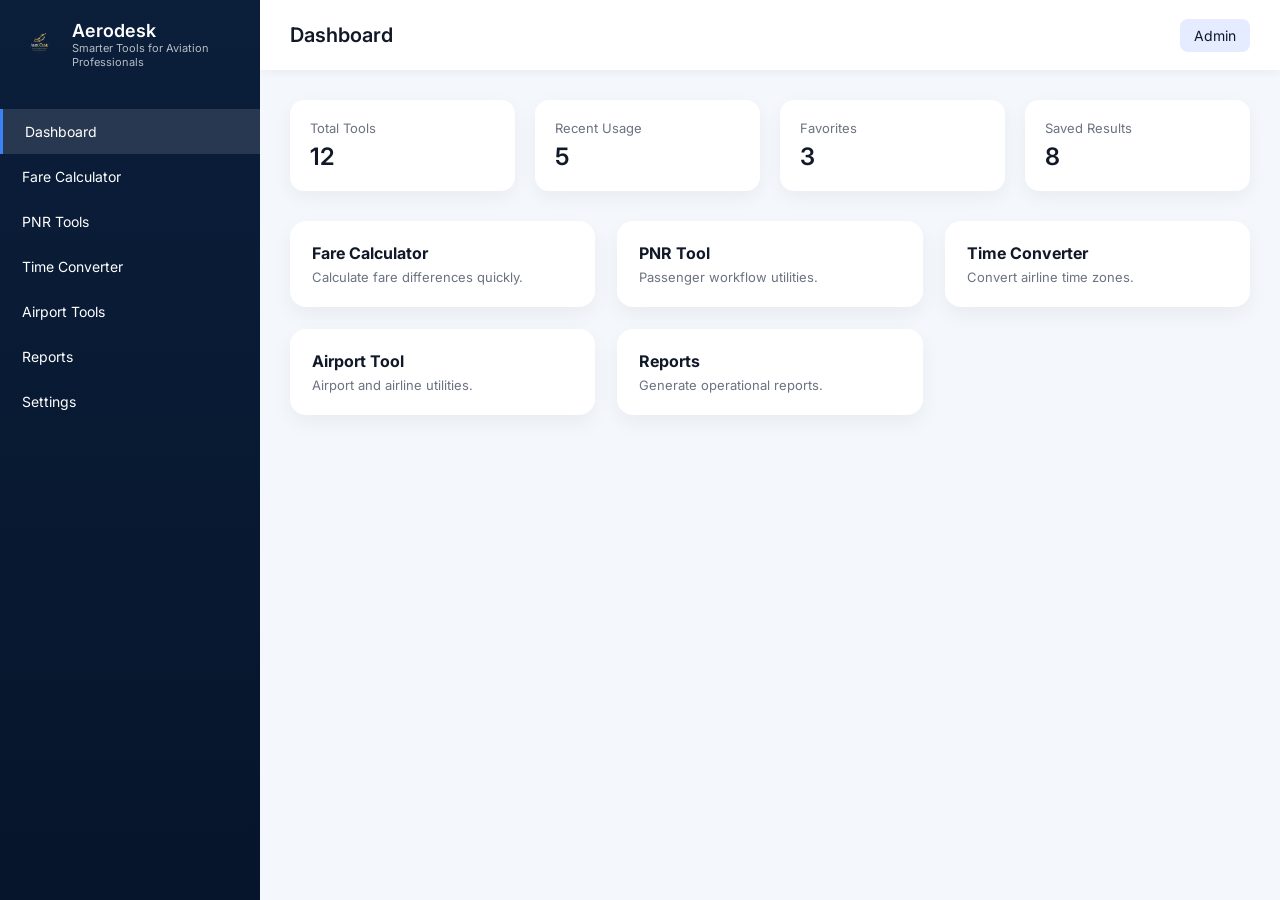
<file: index.html>
<!DOCTYPE html>
<html lang="en">

<head>

<meta charset="UTF-8">
<meta name="viewport" content="width=device-width, initial-scale=1.0">

<title>Aerodesk — Aviation Professional Toolkit</title>

<link rel="stylesheet" href="assets/css/main.css">
<link href="https://fonts.googleapis.com/css2?family=Inter:wght@400;500;600;700&display=swap" rel="stylesheet">

</head>

<body>

<!-- SIDEBAR -->

<div class="sidebar">

<div class="brand">

<img src="assets/css/logo.png" class="logo">
<div class="brand-text">

<h2>Aerodesk</h2>

<p>Smarter Tools for Aviation Professionals</p>

</div>

</div>

<div class="nav">

<div class="nav-item active">Dashboard</div>

<div class="nav-item">Fare Calculator</div>

<div class="nav-item">PNR Tools</div>

<div class="nav-item">Time Converter</div>

<div class="nav-item">Airport Tools</div>

<div class="nav-item">Reports</div>

<div class="nav-item">Settings</div>

</div>

</div>

<!-- HEADER -->

<div class="header">

<h1>Dashboard</h1>

<div class="profile">

Admin

</div>

</div>

<!-- MAIN -->

<div class="main">

<!-- KPI SECTION -->

<div class="kpi-grid">

<div class="kpi-card">

<p>Total Tools</p>

<span>12</span>

</div>

<div class="kpi-card">

<p>Recent Usage</p>

<span>5</span>

</div>

<div class="kpi-card">

<p>Favorites</p>

<span>3</span>

</div>

<div class="kpi-card">

<p>Saved Results</p>

<span>8</span>

</div>

</div>

<!-- TOOL GRID -->

<div class="card-grid">

<div class="card">

<h3>Fare Calculator</h3>

<p>Calculate fare differences quickly.</p>

</div>

<div class="card">

<h3>PNR Tool</h3>

<p>Passenger workflow utilities.</p>

</div>

<div class="card">

<h3>Time Converter</h3>

<p>Convert airline time zones.</p>

</div>

<div class="card">

<h3>Airport Tool</h3>

<p>Airport and airline utilities.</p>

</div>

<div class="card">

<h3>Reports</h3>

<p>Generate operational reports.</p>

</div>

</div>

</div>

</body>

</html>
</file>
<file: assets/css/main.css>
* {
margin: 0;
padding: 0;
box-sizing: border-box;
}

body {
font-family: 'Inter', sans-serif;
background: #f4f7fb;
color: #111827;
}

/* SIDEBAR */

.sidebar {

position: fixed;

width: 260px;

height: 100vh;

background: linear-gradient(180deg,#0b1e3a,#06152b);

color: white;

padding: 20px 0;

}

/* BRAND */

.brand {

display: flex;

align-items: center;

gap: 12px;

padding: 0 20px;

margin-bottom: 40px;

}

.logo {

width: 40px;

height: 40px;

}

.brand-text h2 {

font-size: 18px;

font-weight: 600;

}

.brand-text p {

font-size: 11px;

opacity: 0.7;

}

/* NAV */

.nav-item {

padding: 14px 22px;

cursor: pointer;

font-size: 14px;

transition: 0.3s;

}

.nav-item:hover {

background: rgba(255,255,255,0.08);

}

.nav-item.active {

background: rgba(255,255,255,0.12);

border-left: 3px solid #3b82f6;

}

/* HEADER */

.header {

margin-left: 260px;

height: 70px;

background: white;

display: flex;

align-items: center;

justify-content: space-between;

padding: 0 30px;

box-shadow: 0 2px 10px rgba(0,0,0,0.05);

}

.header h1 {

font-size: 20px;

font-weight: 600;

}

.profile {

background: #e6ecff;

padding: 8px 14px;

border-radius: 8px;

font-size: 14px;

}

/* MAIN */

.main {

margin-left: 260px;

padding: 30px;

}

/* KPI */

.kpi-grid {

display: grid;

grid-template-columns: repeat(auto-fit,minmax(200px,1fr));

gap: 20px;

margin-bottom: 30px;

}

.kpi-card {

background: white;

padding: 20px;

border-radius: 14px;

box-shadow: 0 6px 18px rgba(0,0,0,0.05);

}

.kpi-card p {

font-size: 13px;

color: #6b7280;

margin-bottom: 6px;

}

.kpi-card span {

font-size: 24px;

font-weight: 600;

}

/* TOOL GRID */

.card-grid {

display: grid;

grid-template-columns: repeat(auto-fit,minmax(260px,1fr));

gap: 22px;

}

.card {

background: white;

padding: 22px;

border-radius: 16px;

box-shadow: 0 8px 20px rgba(0,0,0,0.05);

transition: 0.25s;

cursor: pointer;

}

.card:hover {

transform: translateY(-6px);

box-shadow: 0 12px 30px rgba(0,0,0,0.08);

}

.card h3 {

font-size: 16px;

margin-bottom: 6px;

}

.card p {

font-size: 13px;

color: #6b7280;

}
</file>
